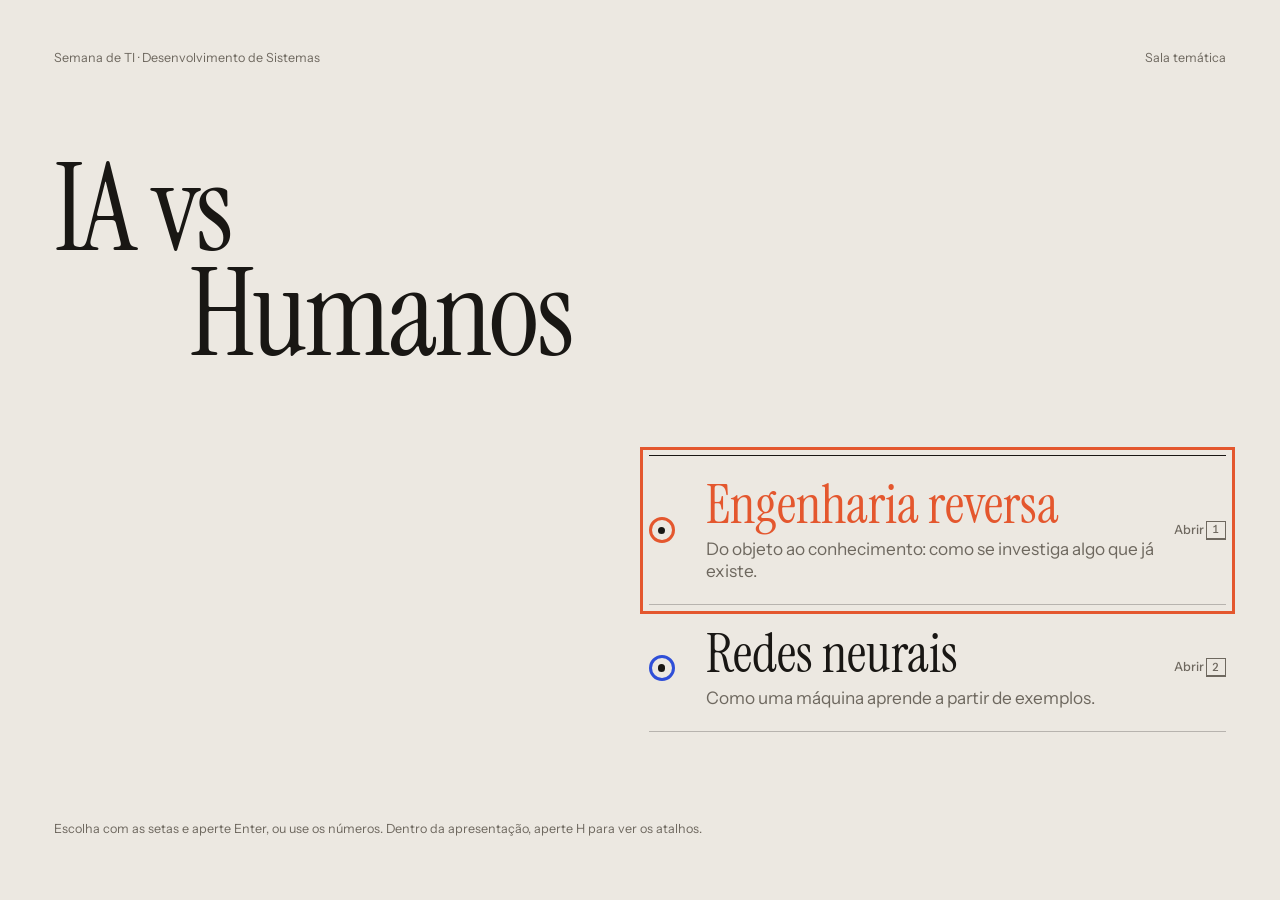
<file: index.html>
<!doctype html>
<html lang="pt-BR">
  <head>
    <meta charset="UTF-8" />
    <meta name="viewport" content="width=device-width, initial-scale=1" />
    <title>IA vs Humanos · Semana de TI</title>
    <link rel="icon" href="data:image/svg+xml,%3Csvg xmlns='http://www.w3.org/2000/svg' viewBox='0 0 32 32'%3E%3Ccircle cx='16' cy='16' r='11' fill='none' stroke='%23191714' stroke-width='3'/%3E%3C/svg%3E" />
    <script type="module" crossorigin src="./assets/hub-Bqx9HTXU.js"></script>
    <link rel="modulepreload" crossorigin href="./assets/base-BfadI49K.js">
    <link rel="stylesheet" crossorigin href="./assets/base-CCH84As9.css">
    <link rel="stylesheet" crossorigin href="./assets/hub-BtntTp6-.css">
  </head>
  <body>
    <div class="hub">
      <div class="hub__topo"><span>Semana de TI · Desenvolvimento de Sistemas</span><span>Sala temática</span></div>
      <h1 class="hub__titulo"><span>IA vs</span><span>Humanos</span></h1>
      <ul class="hub__lista" aria-label="Apresentações"></ul>
      <p class="hub__rodape">Escolha com as setas e aperte Enter, ou use os números. Dentro da apresentação, aperte H para ver os atalhos.</p>
    </div>
  </body>
</html>
</file>
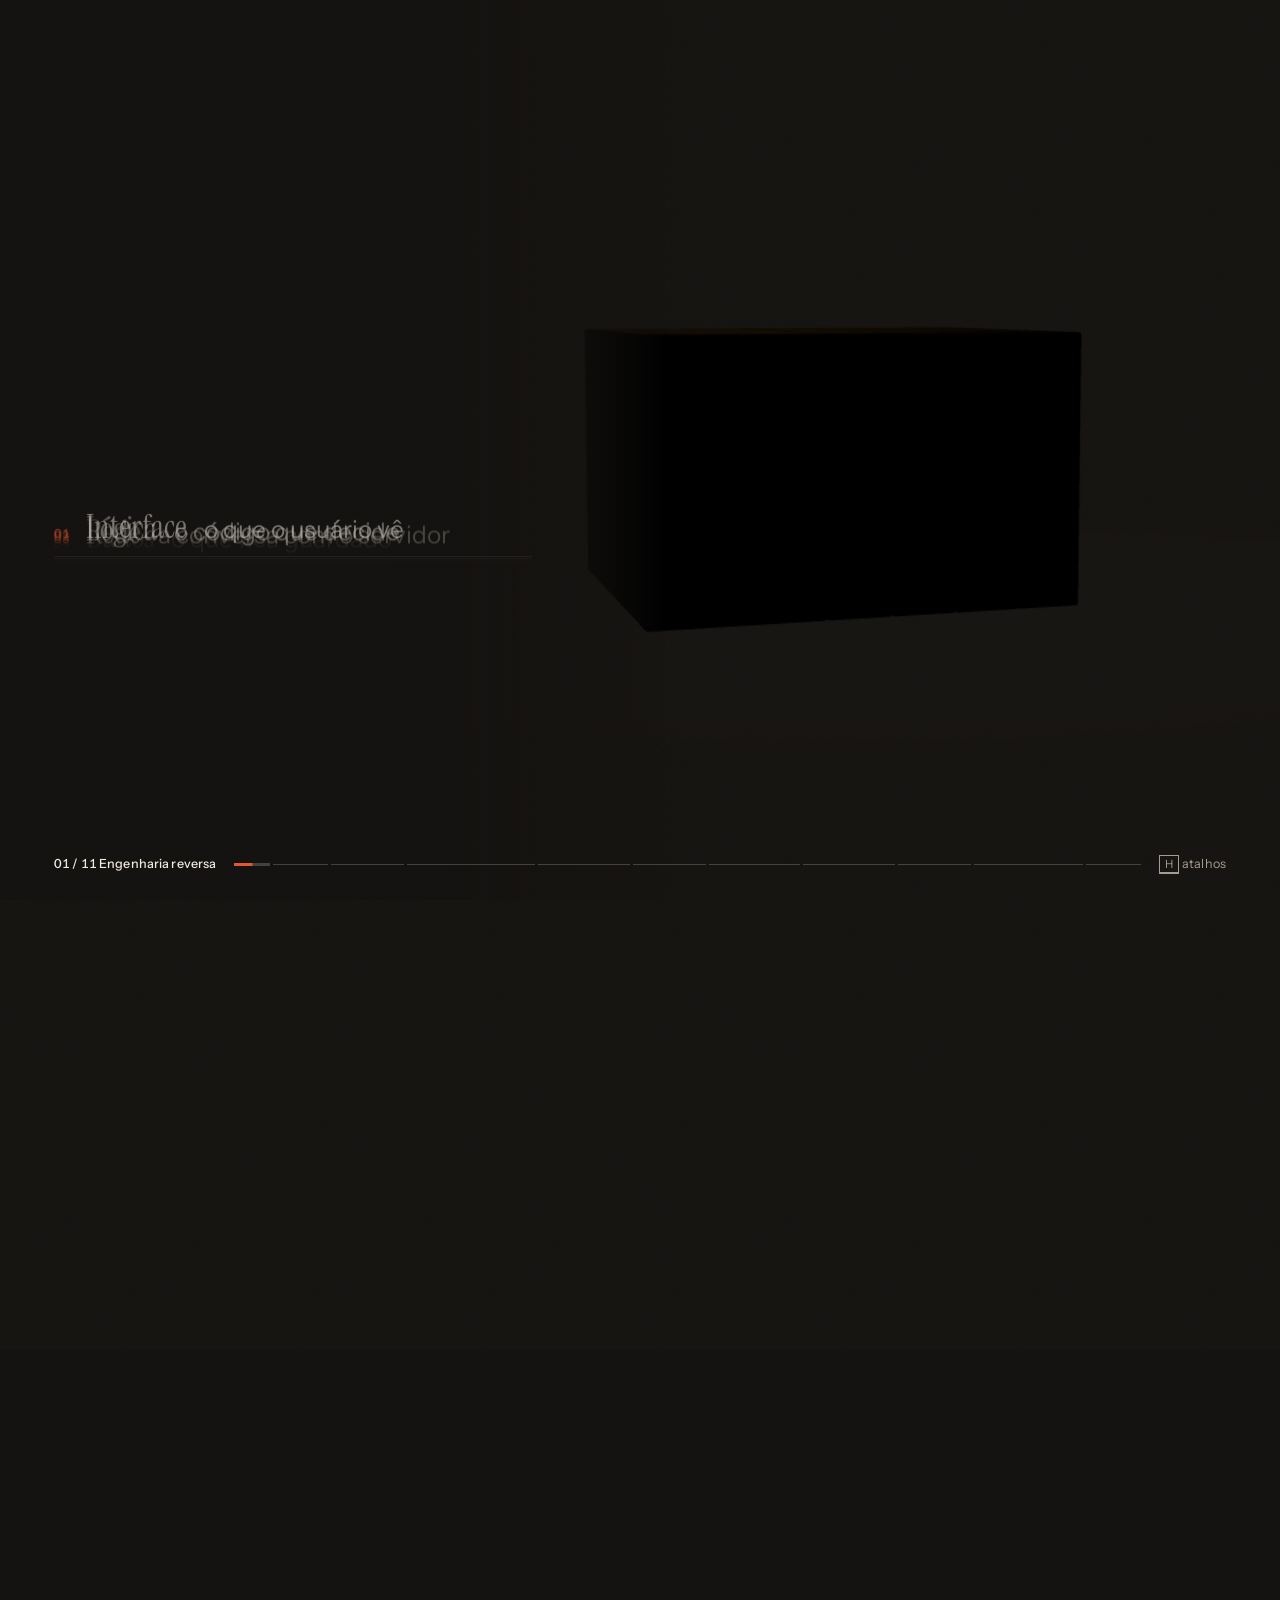
<file: engenharia-reversa/index.html>
<!doctype html>
<html lang="pt-BR">
  <head>
    <meta charset="UTF-8" />
    <meta name="viewport" content="width=device-width, initial-scale=1" />
    <meta name="color-scheme" content="light" />
    <title>Engenharia reversa · Semana de TI</title>
    <link rel="icon" href="data:image/svg+xml,%3Csvg xmlns='http://www.w3.org/2000/svg' viewBox='0 0 32 32'%3E%3Ccircle cx='16' cy='16' r='11' fill='none' stroke='%23e4572e' stroke-width='3'/%3E%3Ccircle cx='16' cy='16' r='3' fill='%23191714'/%3E%3C/svg%3E" />
    <script type="module" crossorigin src="../assets/engenharia-reversa-BVd3Nw6X.js"></script>
    <link rel="modulepreload" crossorigin href="../assets/base-BfadI49K.js">
    <link rel="modulepreload" crossorigin href="../assets/RoundedBoxGeometry-CbBzOSbC.js">
    <link rel="stylesheet" crossorigin href="../assets/base-CCH84As9.css">
    <link rel="stylesheet" crossorigin href="../assets/RoundedBoxGeometry-BUjReDPr.css">
  </head>
  <body>
    <noscript>Esta apresentação precisa de JavaScript ativado.</noscript>
  </body>
</html>
</file>
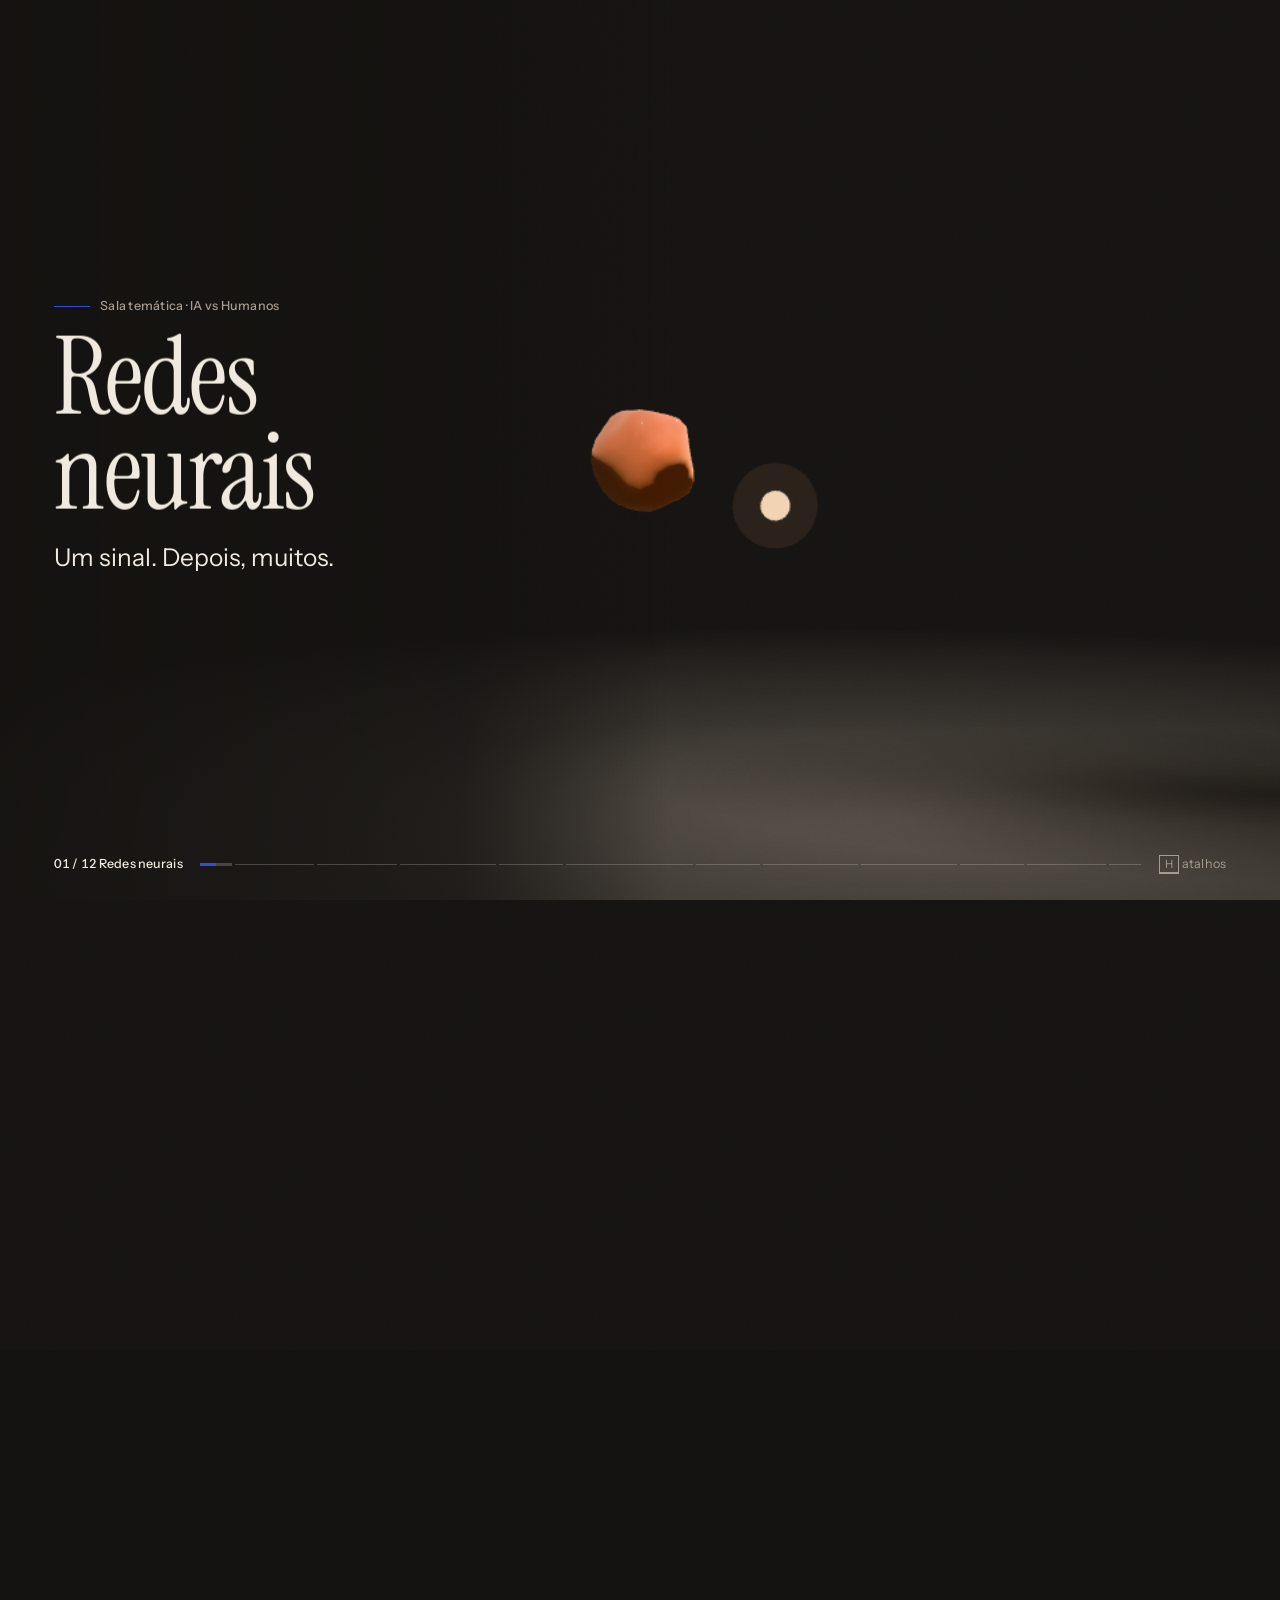
<file: redes-neurais/index.html>
<!doctype html>
<html lang="pt-BR">
  <head>
    <meta charset="UTF-8" />
    <meta name="viewport" content="width=device-width, initial-scale=1" />
    <meta name="color-scheme" content="light" />
    <title>Redes neurais · Semana de TI</title>
    <link rel="icon" href="data:image/svg+xml,%3Csvg xmlns='http://www.w3.org/2000/svg' viewBox='0 0 32 32'%3E%3Ccircle cx='9' cy='16' r='5' fill='%23c8643b'/%3E%3Ccircle cx='23' cy='16' r='5' fill='%232f4fd8'/%3E%3Cpath d='M14 16h4' stroke='%23191714' stroke-width='2'/%3E%3C/svg%3E" />
    <script type="module" crossorigin src="../assets/redes-neurais-D4k1mHnj.js"></script>
    <link rel="modulepreload" crossorigin href="../assets/base-BfadI49K.js">
    <link rel="modulepreload" crossorigin href="../assets/RoundedBoxGeometry-CbBzOSbC.js">
    <link rel="stylesheet" crossorigin href="../assets/base-CCH84As9.css">
    <link rel="stylesheet" crossorigin href="../assets/RoundedBoxGeometry-BUjReDPr.css">
    <link rel="stylesheet" crossorigin href="../assets/redes-neurais-BaUJD6_y.css">
  </head>
  <body>
    <noscript>Esta apresentação precisa de JavaScript ativado.</noscript>
  </body>
</html>
</file>
<file: assets/base-CCH84As9.css>
@font-face{font-family:"Instrument Serif";font-style:normal;font-display:swap;font-weight:400;src:url(./instrument-serif-latin-400-normal-CwvVGij3.woff2) format("woff2"),url(./instrument-serif-latin-400-normal-BKYSN5O0.woff) format("woff")}@font-face{font-family:"Instrument Serif";font-style:italic;font-display:swap;font-weight:400;src:url(./instrument-serif-latin-400-italic-BWo3BdX3.woff2) format("woff2"),url(./instrument-serif-latin-400-italic-DvFZjDUs.woff) format("woff")}@font-face{font-family:Instrument Sans;font-style:normal;font-display:swap;font-weight:400;src:url(./instrument-sans-latin-400-normal-CzmC6WRw.woff2) format("woff2"),url(./instrument-sans-latin-400-normal-D0WkGUGD.woff) format("woff")}@font-face{font-family:Instrument Sans;font-style:normal;font-display:swap;font-weight:500;src:url(./instrument-sans-latin-500-normal-BTxWeQzW.woff2) format("woff2"),url(./instrument-sans-latin-500-normal-BSomXCLS.woff) format("woff")}@font-face{font-family:Instrument Sans;font-style:normal;font-display:swap;font-weight:600;src:url(./instrument-sans-latin-600-normal-WYR4DnIK.woff2) format("woff2"),url(./instrument-sans-latin-600-normal-B7tOnwdb.woff) format("woff")}:root{--u: min(1vh, .5625vw);--areia: #ece8e1;--areia-2: #e3ddd2;--tinta: #191714;--tinta-2: #6e685f;--carvao: #151311;--marfim: #efe9df;--marfim-2: #a59c8f;--acento: #e4572e;--fundo: var(--areia);--texto: var(--tinta);--texto-2: var(--tinta-2);--traco: var(--tinta);--fonte-display: "Instrument Serif", "Iowan Old Style", Georgia, serif;--fonte-texto: "Instrument Sans", "Segoe UI", system-ui, sans-serif;--t-display: calc(var(--u) * 15);--t-titulo: calc(var(--u) * 9.8);--t-corpo: calc(var(--u) * 3.4);--t-menor: calc(var(--u) * 2.4);--t-rotulo: calc(var(--u) * 1.75);--margem-x: calc(var(--u) * 7.5);--margem-y: calc(var(--u) * 7);--calha: calc(var(--u) * 2.4);--ease-saida: cubic-bezier(.16, 1, .3, 1);--ease-fluida: cubic-bezier(.65, 0, .35, 1)}@media (max-aspect-ratio: 1/1){:root{--u: 1.15vw;--t-display: calc(var(--u) * 13);--t-titulo: calc(var(--u) * 9.5);--t-corpo: calc(var(--u) * 4.2);--t-menor: calc(var(--u) * 3.4);--t-rotulo: calc(var(--u) * 2.8);--margem-x: 16px}}html.tema-escuro{--fundo: #1a1815;--texto: #eae4d9;--texto-2: #a79d8e;--traco: #eae4d9}*,*:before,*:after{box-sizing:border-box}html{scrollbar-width:none;overflow-x:hidden;background:var(--fundo);color:var(--texto);-webkit-text-size-adjust:100%}html.lenis,html.lenis body{height:auto}.lenis.lenis-smooth{scroll-behavior:auto!important}.lenis.lenis-stopped{overflow:hidden}body{margin:0;background:var(--fundo);color:var(--texto);font-family:var(--fonte-texto);font-size:var(--t-corpo);line-height:1.3;font-feature-settings:"kern","liga";-webkit-font-smoothing:antialiased;text-rendering:optimizeLegibility;overflow-x:hidden}::selection{background:var(--acento);color:var(--areia)}strong{font-weight:600}em{font-style:italic}.palco{position:fixed;inset:0;z-index:0;width:100vw;height:100vh;display:block;outline:none}.palco canvas{display:block;width:100%;height:100%}.grao{position:fixed;inset:-50%;z-index:2;pointer-events:none;opacity:var(--grao, 0);background-image:url("data:image/svg+xml;utf8,<svg xmlns='http://www.w3.org/2000/svg' width='180' height='180'><filter id='n'><feTurbulence type='fractalNoise' baseFrequency='.85' numOctaves='2' stitchTiles='stitch'/><feColorMatrix values='0 0 0 0 1  0 0 0 0 .95  0 0 0 0 .88  0 0 0 .55 0'/></filter><rect width='100%' height='100%' filter='url(%23n)'/></svg>");mix-blend-mode:soft-light}.trilho{position:relative;z-index:-1;width:1px;pointer-events:none}.anotacoes{position:fixed;inset:0;z-index:3;width:100vw;height:100vh;pointer-events:none;overflow:visible;color:var(--traco);font-family:var(--fonte-texto)}.anotacoes text{font-feature-settings:"tnum";fill:currentColor;paint-order:stroke;stroke:var(--fundo);stroke-width:calc(var(--u) * .6);stroke-linejoin:round}.anotacoes line,.anotacoes polyline,.anotacoes path,.anotacoes circle{filter:drop-shadow(0 0 1.5px var(--fundo)) drop-shadow(0 0 1px var(--fundo))}html::-webkit-scrollbar,body::-webkit-scrollbar{display:none}.ui-progresso{position:fixed;left:var(--margem-x);right:var(--margem-x);bottom:calc(var(--u) * 3.6);z-index:20;display:grid;grid-template-columns:auto 1fr auto;align-items:center;gap:calc(var(--u) * 2.4);font-size:var(--t-rotulo);font-feature-settings:"tnum";letter-spacing:.01em;color:var(--texto-2);pointer-events:none}.ui-progresso__num{color:var(--texto);font-weight:500}.ui-progresso__trilha{position:relative;height:calc(var(--u) * 1.4);display:flex;gap:3px;align-items:center}.ui-progresso__seg{position:relative;flex:var(--peso, 1) 1 0;height:1px;background:color-mix(in srgb,var(--texto) 22%,transparent);overflow:hidden}.ui-progresso__seg i{position:absolute;inset:0;background:var(--acento);transform-origin:left center;transform:scaleX(var(--p, 0))}.ui-progresso__seg.ativo{height:3px}.ui-progresso__dica{white-space:nowrap}.ui-toast{position:fixed;right:var(--margem-x);top:calc(var(--u) * 4);z-index:40;padding:calc(var(--u) * 1) calc(var(--u) * 1.6);font-size:var(--t-rotulo);font-feature-settings:"tnum";color:var(--fundo);background:var(--texto);opacity:0;transform:translateY(-8px);transition:opacity .35s var(--ease-saida),transform .35s var(--ease-saida);pointer-events:none}.ui-toast.visivel{opacity:1;transform:none}.ui-ajuda{position:fixed;inset:0;z-index:50;display:grid;place-items:center;background:color-mix(in srgb,var(--carvao) 55%,transparent);opacity:0;visibility:hidden;transition:opacity .3s var(--ease-saida),visibility 0s linear .3s}.ui-ajuda.visivel{opacity:1;visibility:visible;transition:opacity .3s var(--ease-saida)}.ui-ajuda__folha{width:min(92vw,calc(var(--u) * 92));padding:calc(var(--u) * 5) calc(var(--u) * 6);background:var(--areia);color:var(--tinta)}.ui-ajuda__folha h2{margin:0 0 calc(var(--u) * 3);font-family:var(--fonte-display);font-weight:400;font-size:calc(var(--u) * 7);line-height:1}.ui-ajuda__folha dl{display:grid;grid-template-columns:max-content 1fr;gap:calc(var(--u) * 1.2) calc(var(--u) * 4);margin:0;font-size:var(--t-menor)}.ui-ajuda__folha dt{font-feature-settings:"tnum";font-weight:600}.ui-ajuda__folha dd{margin:0;color:var(--tinta-2)}.ui-ajuda__folha p{margin:calc(var(--u) * 3) 0 0;font-size:var(--t-rotulo);color:var(--tinta-2)}kbd{font-family:inherit;font-feature-settings:"tnum";display:inline-block;min-width:1.8em;padding:.05em .45em;border:1px solid currentColor;border-bottom-width:2px;text-align:center;font-size:.9em}.sem-webgl .palco{display:grid;place-items:center end;padding-right:6vw}.sem-webgl .palco svg{width:min(52vw,90vh);height:auto;color:var(--texto)}.so-leitor{position:absolute;width:1px;height:1px;overflow:hidden;clip:rect(0 0 0 0);white-space:nowrap}@media (prefers-reduced-motion: reduce){.ui-toast,.ui-ajuda{transition-duration:.01s}}
</file>
<file: assets/hub-BtntTp6-.css>
.hub{min-height:100vh;display:grid;grid-template-columns:repeat(12,minmax(0,1fr));column-gap:var(--calha);align-content:space-between;padding:var(--margem-y) var(--margem-x)}.hub__topo{grid-column:1 / -1;display:flex;justify-content:space-between;font-size:var(--t-rotulo);color:var(--texto-2);font-feature-settings:"tnum"}.hub__titulo{grid-column:1 / span 7;margin:calc(var(--u) * 6) 0 0;font-family:var(--fonte-display);font-weight:400;font-size:calc(var(--u) * 17);line-height:.86;letter-spacing:-.02em}.hub__titulo span{display:block}.hub__titulo span:last-child{padding-left:1.1em}.hub__lista{grid-column:7 / span 6;list-style:none;margin:calc(var(--u) * 6) 0 0;padding:0;border-top:1.5px solid var(--texto)}.hub__item a,.hub__item>div{display:grid;grid-template-columns:calc(var(--u) * 6) 1fr auto;align-items:center;gap:calc(var(--u) * 2);padding:calc(var(--u) * 3) 0;border-bottom:1px solid color-mix(in srgb,var(--texto) 25%,transparent);color:inherit;text-decoration:none}.hub__marca{width:calc(var(--u) * 3.6);height:calc(var(--u) * 3.6);border-radius:50%;border:calc(var(--u) * .5) solid var(--cor);position:relative}.hub__marca:after{content:"";position:absolute;inset:32%;border-radius:50%;background:var(--texto)}.hub__nome{font-family:var(--fonte-display);font-size:calc(var(--u) * 7.5);line-height:1}.hub__resumo{display:block;margin-top:calc(var(--u) * .8);font-family:var(--fonte-texto);font-size:var(--t-menor);color:var(--texto-2)}.hub__acao{font-size:var(--t-rotulo);font-weight:500;color:var(--texto-2)}.hub__item a:hover .hub__nome,.hub__item a:focus-visible .hub__nome{color:var(--cor)}.hub__item a:focus-visible{outline:3px solid var(--cor);outline-offset:6px}.hub__item.indisponivel{opacity:.45}.hub__rodape{grid-column:1 / -1;margin-top:calc(var(--u) * 6);font-size:var(--t-rotulo);color:var(--texto-2)}@media (max-aspect-ratio: 1/1){.hub__titulo,.hub__lista{grid-column:1 / -1}}
</file>
<file: assets/RoundedBoxGeometry-BUjReDPr.css>
.capitulos{position:fixed;inset:0;z-index:10;pointer-events:none}.capitulo{position:absolute;inset:0;padding:var(--margem-y) var(--margem-x) calc(var(--margem-y) + var(--u) * 4);display:grid;grid-template-columns:repeat(12,minmax(0,1fr));column-gap:var(--calha);align-content:center;visibility:hidden;color:var(--texto)}.capitulo.visivel{visibility:visible}.capitulo:before{content:"";position:absolute;inset:0;z-index:-1;pointer-events:none;--veu: color-mix(in srgb, var(--fundo) 92%, transparent);--veu-meio: color-mix(in srgb, var(--fundo) 70%, transparent);background:linear-gradient(90deg,var(--veu) 0%,var(--veu-meio) 36%,transparent 52%)}.layout-direita:before{background:linear-gradient(270deg,var(--veu) 0%,var(--veu-meio) 36%,transparent 52%)}.layout-inferior:before,.layout-rodape:before{background:linear-gradient(0deg,var(--veu) 0%,var(--veu-meio) 30%,transparent 48%)}.layout-topo:before{background:linear-gradient(180deg,var(--veu) 0%,var(--veu-meio) 30%,transparent 48%)}.layout-centro:before{background:radial-gradient(ellipse at 40% 55%,var(--veu-meio),transparent 70%)}.capitulo__caixa{grid-column:1 / span 5;display:flex;flex-direction:column;gap:calc(var(--u) * 3)}.layout-direita .capitulo__caixa{grid-column:8 / span 5}.layout-centro .capitulo__caixa{grid-column:1 / span 10}.layout-inferior{align-content:end}.layout-inferior .capitulo__caixa{grid-column:1 / span 12;display:grid;grid-template-columns:repeat(12,minmax(0,1fr));column-gap:var(--calha);align-items:end}.layout-inferior .capitulo__cabeca{grid-column:1 / span 5}.layout-inferior .capitulo__corpo{grid-column:6 / span 7;gap:calc(var(--u) * 3)}.layout-topo{align-content:start}.layout-painel .capitulo__caixa{grid-column:9 / span 4}.layout-painel .capitulo__titulo{font-size:calc(var(--u) * 7.6)}.layout-painel:before{background:linear-gradient(270deg,var(--veu) 0%,var(--veu-meio) 26%,transparent 38%)}.layout-rodape{align-content:end}.layout-rodape .capitulo__caixa{grid-column:1 / span 11;gap:calc(var(--u) * 2.2)}.layout-rodape .capitulo__corpo{max-width:none}.layout-rodape .capitulo__titulo{font-size:calc(var(--u) * 8.4)}.layout-topo .capitulo__caixa{grid-column:1 / span 12;display:grid;grid-template-columns:repeat(12,minmax(0,1fr));column-gap:var(--calha);align-items:start}.layout-topo .capitulo__cabeca{grid-column:1 / span 6}.layout-topo .capitulo__corpo{grid-column:7 / span 6;padding-top:calc(var(--u) * 5.2)}.capitulo__cabeca{display:flex;flex-direction:column;gap:calc(var(--u) * 2.2)}.capitulo__rotulo{margin:0;font-size:var(--t-rotulo);font-weight:500;letter-spacing:.02em;font-feature-settings:"tnum";color:var(--texto-2);display:flex;align-items:center;gap:calc(var(--u) * 1.4)}.capitulo__rotulo:before{content:"";width:calc(var(--u) * 5);height:1px;background:var(--acento);transform-origin:left;transform:scaleX(var(--traco-rotulo, 1))}.capitulo__titulo{margin:0;font-family:var(--fonte-display);font-weight:400;font-size:var(--t-titulo);line-height:.92;letter-spacing:-.012em;text-wrap:balance}.capitulo.destaque .capitulo__titulo{font-size:var(--t-display);line-height:.88;letter-spacing:-.02em}.capitulo__titulo .linha{display:block;overflow:hidden;padding-bottom:.1em;margin-bottom:-.1em}.capitulo__titulo .linha>span{display:inline-block;will-change:transform}.capitulo__corpo{display:flex;flex-direction:column;gap:calc(var(--u) * 2.4);max-width:34ch}.layout-centro .capitulo__corpo,.layout-inferior .capitulo__corpo,.layout-topo .capitulo__corpo{max-width:none}.passo{display:flex;flex-direction:column;gap:calc(var(--u) * 2)}.passo[hidden]{display:none}.passos-troca .capitulo__corpo{display:grid}.passos-troca .passo{grid-area:1 / 1}.capitulo p{margin:0}.capitulo__corpo p{font-size:var(--t-corpo);line-height:1.28;text-wrap:pretty}.nota{margin:0;padding-top:calc(var(--u) * 1);border-top:1px solid color-mix(in srgb,var(--texto) 30%,transparent);font-size:var(--t-rotulo)!important;line-height:1.4;color:var(--texto-2);max-width:48ch}.lista{list-style:none;margin:0;padding:0;display:flex;flex-direction:column;gap:calc(var(--u) * 1.1);font-size:var(--t-menor);line-height:1.25}.lista li{display:grid;grid-template-columns:calc(var(--u) * 4.5) 1fr;align-items:baseline;padding-bottom:calc(var(--u) * 1.1);border-bottom:1px solid color-mix(in srgb,var(--texto) 16%,transparent)}.lista li:before{content:"–";color:var(--acento)}.lista--numerada li:before{content:attr(data-n);font-size:var(--t-rotulo);font-weight:600;font-feature-settings:"tnum";color:var(--acento)}.lista--numerada li{font-size:var(--t-corpo)}.lista--numerada li strong{font-family:var(--fonte-display);font-weight:400;font-size:1.35em;margin-right:.35em}.fluxo{display:flex;flex-direction:column;gap:calc(var(--u) * .6);--t-fluxo: calc(var(--u) * 4.4)}.fluxo__itens{display:flex;flex-wrap:wrap;align-items:center;gap:calc(var(--u) * .6) calc(var(--u) * 1.2)}.fluxo--reverso .fluxo__itens{justify-content:flex-end}.layout-inferior .fluxo,.layout-topo .fluxo,.layout-centro .fluxo{--t-fluxo: calc(var(--u) * 5.2)}.layout-inferior .fluxo__itens,.layout-topo .fluxo__itens,.layout-centro .fluxo__itens{flex-wrap:nowrap}.fluxo__rotulo{font-size:var(--t-rotulo);font-weight:500;letter-spacing:.02em;color:var(--texto-2)}.fluxo__item{font-family:var(--fonte-display);font-size:var(--t-fluxo);line-height:1;white-space:nowrap}.fluxo__item:last-child{color:var(--acento)}.fluxo--reverso .fluxo__item:last-child{color:inherit}.fluxo--reverso .fluxo__item:first-of-type{color:var(--acento)}.fluxo__seta{position:relative;width:calc(var(--u) * 4.2);height:1.5px;background:currentColor;transform-origin:left center}.fluxo__seta:after{content:"";position:absolute;right:-1px;top:50%;width:calc(var(--u) * 1.3);height:calc(var(--u) * 1.3);border-top:1.5px solid currentColor;border-right:1.5px solid currentColor;transform:translateY(-50%) rotate(45deg)}.fluxo--reverso .fluxo__seta{transform-origin:right center}.fluxo--reverso .fluxo__seta:after{right:auto;left:-1px;transform:translateY(-50%) rotate(-135deg)}.prova{position:relative;max-width:calc(var(--u) * 78);padding:calc(var(--u) * 5.2) calc(var(--u) * 4.2) calc(var(--u) * 3.6);background:#f6f3ed;color:var(--tinta);box-shadow:0 1px #19171414,0 calc(var(--u) * 2.6) calc(var(--u) * 5) calc(var(--u) * -2.6) #19171473;transform:rotate(var(--giro, -.8deg))}.prova p{font-size:var(--t-menor)!important;line-height:1.32!important;color:var(--tinta)}.prova p+p{margin-top:calc(var(--u) * 1.4)}.prova .prova__manchete{font-family:var(--fonte-display);font-size:calc(var(--u) * 5.4)!important;line-height:1!important;margin-bottom:calc(var(--u) * 1.6)!important}.prova .nota{margin-top:calc(var(--u) * 2);color:var(--tinta-2);border-top-color:#19171433}.carimbo{position:absolute;top:calc(var(--u) * -2.6);right:calc(var(--u) * 3);padding:calc(var(--u) * .5) calc(var(--u) * 1.6);border:calc(var(--u) * .45) solid currentColor;font-family:var(--fonte-texto);font-weight:600;font-size:calc(var(--u) * 3.2);letter-spacing:.08em;text-transform:uppercase;color:var(--tinta);background:#f6f3eddb;transform:rotate(-7deg);-webkit-mask-image:url("data:image/svg+xml;utf8,<svg xmlns='http://www.w3.org/2000/svg' width='120' height='60'><filter id='f'><feTurbulence type='fractalNoise' baseFrequency='1.4' numOctaves='2' seed='4'/><feColorMatrix values='0 0 0 0 0  0 0 0 0 0  0 0 0 0 0  0 0 0 -2.2 1.75'/></filter><rect width='100%' height='100%' filter='url(%23f)'/></svg>");mask-image:url("data:image/svg+xml;utf8,<svg xmlns='http://www.w3.org/2000/svg' width='120' height='60'><filter id='f'><feTurbulence type='fractalNoise' baseFrequency='1.4' numOctaves='2' seed='4'/><feColorMatrix values='0 0 0 0 0  0 0 0 0 0  0 0 0 0 0  0 0 0 -2.2 1.75'/></filter><rect width='100%' height='100%' filter='url(%23f)'/></svg>")}.prova--exagero .carimbo,.prova--alerta .carimbo{color:var(--acento)}.prova--humano .carimbo{border-style:double;border-width:calc(var(--u) * .8)}.prova--fato .carimbo{font-size:calc(var(--u) * 2.4);border-width:calc(var(--u) * .3)}@media (max-aspect-ratio: 1/1){.capitulo{align-content:end;padding-bottom:calc(var(--u) * 16)}.capitulo__caixa,.layout-direita .capitulo__caixa,.layout-centro .capitulo__caixa{grid-column:1 / -1}.layout-inferior .capitulo__caixa,.layout-topo .capitulo__caixa{display:flex;flex-direction:column}.fluxo,.layout-centro .fluxo{flex-wrap:wrap}.fluxo__item{font-size:calc(var(--u) * 6)}}
</file>
<file: assets/redes-neurais-BaUJD6_y.css>
.demo-painel{position:fixed;left:var(--margem-x);top:50%;z-index:12;width:calc(var(--u) * 54);padding:calc(var(--u) * 2.6) calc(var(--u) * 2.6) calc(var(--u) * 2.2);background:#f6f3ed;color:var(--tinta);box-shadow:0 1px #19171414,0 calc(var(--u) * 2.6) calc(var(--u) * 6) calc(var(--u) * -2.4) #0000008c;opacity:0;visibility:hidden;transform:translateY(-50%);pointer-events:none;font-feature-settings:"tnum"}.demo-cabeca{display:flex;justify-content:space-between;align-items:baseline;gap:calc(var(--u) * 2);margin-bottom:calc(var(--u) * 1.6)}.demo-dados{font-family:var(--fonte-display);font-size:calc(var(--u) * 5.2);line-height:1}.demo-arq{font-size:var(--t-rotulo);font-weight:500;color:var(--tinta-2);text-align:right}.demo-mapa{display:block;width:100%;aspect-ratio:1}.demo-numeros{display:grid;grid-template-columns:repeat(3,1fr);margin-top:calc(var(--u) * 1.8);border-top:1.5px solid var(--tinta)}.demo-numeros div{display:flex;flex-direction:column;padding-top:calc(var(--u) * .9)}.demo-numeros span{font-size:var(--t-rotulo);color:var(--tinta-2)}.demo-numeros b{font-family:var(--fonte-display);font-weight:400;font-size:calc(var(--u) * 6);line-height:1.05}.demo-grafico{display:block;width:100%;height:calc(var(--u) * 6);margin-top:calc(var(--u) * .8)}@media (max-aspect-ratio: 1/1){.demo-painel{width:calc(100vw - 32px);top:34%}}
</file>
